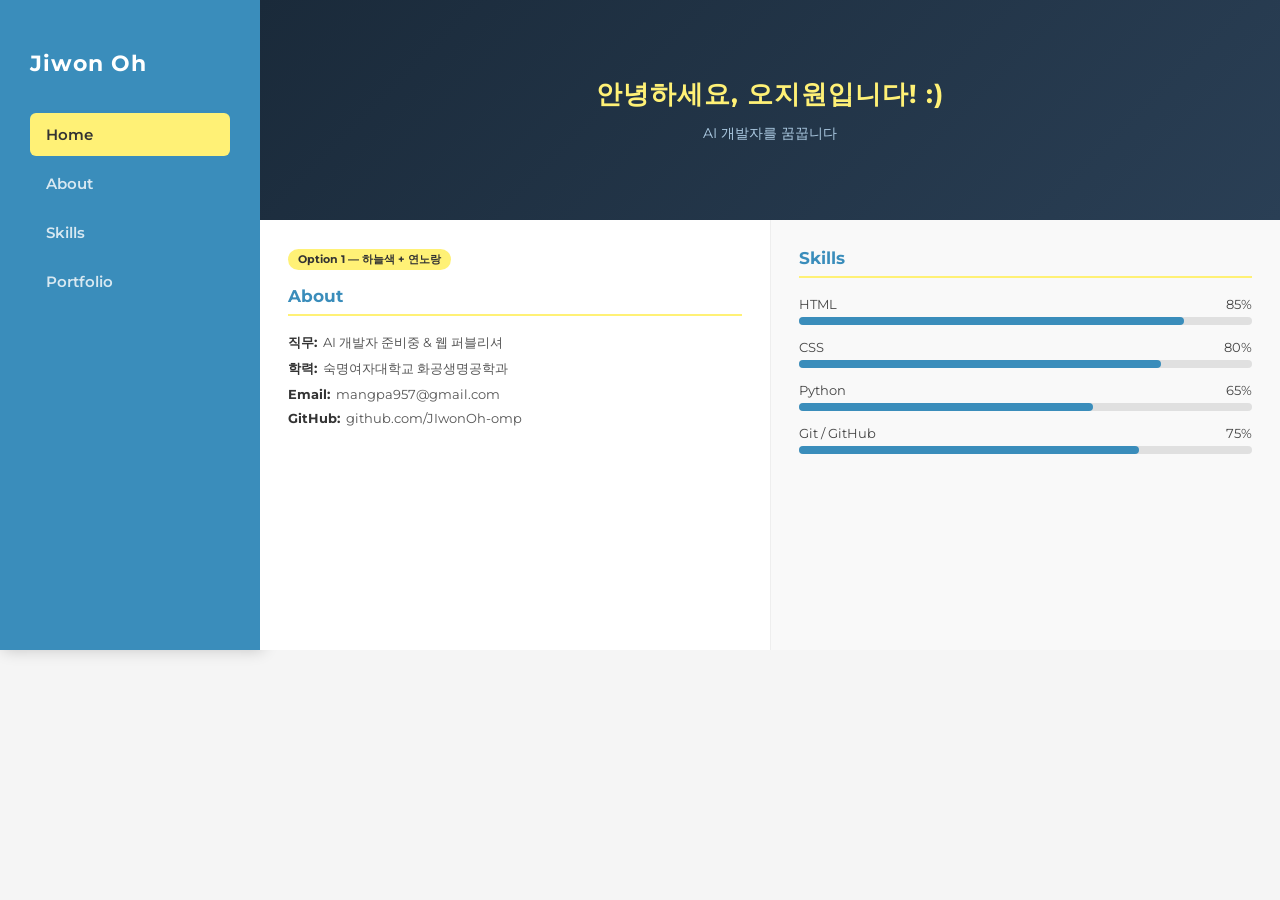
<file: preview1.html>
<!DOCTYPE html>
<html lang="ko">
<head>
<meta charset="utf-8">
<meta name="viewport" content="width=1200">
<style>
@import url('https://fonts.googleapis.com/css2?family=Montserrat:wght@400;600;700&display=swap');
* { margin:0; padding:0; box-sizing:border-box; }
body { display:flex; height:650px; font-family:'Montserrat',sans-serif; background:#f5f5f5; overflow:hidden; }

.sidebar { width:260px; min-width:260px; background:#3a8dbb; padding:50px 30px; display:flex; flex-direction:column; gap:6px; box-shadow:3px 0 15px rgba(0,0,0,.2); }
.logo { color:#fff; font-size:22px; font-weight:700; margin-bottom:30px; letter-spacing:1px; }
.nav-link { color:#fff; padding:12px 16px; font-size:15px; font-weight:600; border-radius:6px; opacity:.8; }
.nav-link.active { background:#fff176; color:#333; opacity:1; }

.main { flex:1; display:flex; flex-direction:column; overflow:hidden; }
.hero { height:220px; background:linear-gradient(135deg,#1a2a3a 0%,#2a3f55 100%); display:flex; align-items:center; justify-content:center; flex-direction:column; gap:12px; }
.hero-text { color:#fff176; font-size:26px; font-weight:700; letter-spacing:1px; }
.hero-sub { color:#aac8e0; font-size:14px; }

.content { flex:1; display:flex; }
.about { flex:1; padding:28px; background:#fff; border-right:1px solid #eee; }
.skills { flex:1; padding:28px; background:#f9f9f9; }
.section-title { font-size:17px; font-weight:700; color:#3a8dbb; border-bottom:2px solid #fff176; padding-bottom:8px; margin-bottom:18px; }
.info-item { font-size:13px; color:#555; margin-bottom:8px; }
.info-item strong { color:#333; margin-right:6px; }
.skill-label { display:flex; justify-content:space-between; font-size:13px; color:#444; margin-bottom:5px; }
.progress-wrap { background:#e0e0e0; border-radius:10px; height:8px; margin-bottom:14px; }
.progress-bar { background:#3a8dbb; height:8px; border-radius:10px; }

.badge { display:inline-block; background:#fff176; color:#333; font-size:11px; font-weight:700; padding:3px 10px; border-radius:20px; margin-bottom:16px; }
</style>
</head>
<body>
<div class="sidebar">
  <div class="logo">Jiwon Oh</div>
  <div class="nav-link active">Home</div>
  <div class="nav-link">About</div>
  <div class="nav-link">Skills</div>
  <div class="nav-link">Portfolio</div>
</div>
<div class="main">
  <div class="hero">
    <div class="hero-text">안녕하세요, 오지원입니다! :)</div>
    <div class="hero-sub">AI 개발자를 꿈꿉니다</div>
  </div>
  <div class="content">
    <div class="about">
      <div class="badge">Option 1 — 하늘색 + 연노랑</div>
      <div class="section-title">About</div>
      <div class="info-item"><strong>직무:</strong>AI 개발자 준비중 &amp; 웹 퍼블리셔</div>
      <div class="info-item"><strong>학력:</strong>숙명여자대학교 화공생명공학과</div>
      <div class="info-item"><strong>Email:</strong>mangpa957@gmail.com</div>
      <div class="info-item"><strong>GitHub:</strong>github.com/JIwonOh-omp</div>
    </div>
    <div class="skills">
      <div class="section-title">Skills</div>
      <div class="skill-label"><span>HTML</span><span>85%</span></div>
      <div class="progress-wrap"><div class="progress-bar" style="width:85%"></div></div>
      <div class="skill-label"><span>CSS</span><span>80%</span></div>
      <div class="progress-wrap"><div class="progress-bar" style="width:80%"></div></div>
      <div class="skill-label"><span>Python</span><span>65%</span></div>
      <div class="progress-wrap"><div class="progress-bar" style="width:65%"></div></div>
      <div class="skill-label"><span>Git / GitHub</span><span>75%</span></div>
      <div class="progress-wrap"><div class="progress-bar" style="width:75%"></div></div>
    </div>
  </div>
</div>
</body>
</html>
</file>
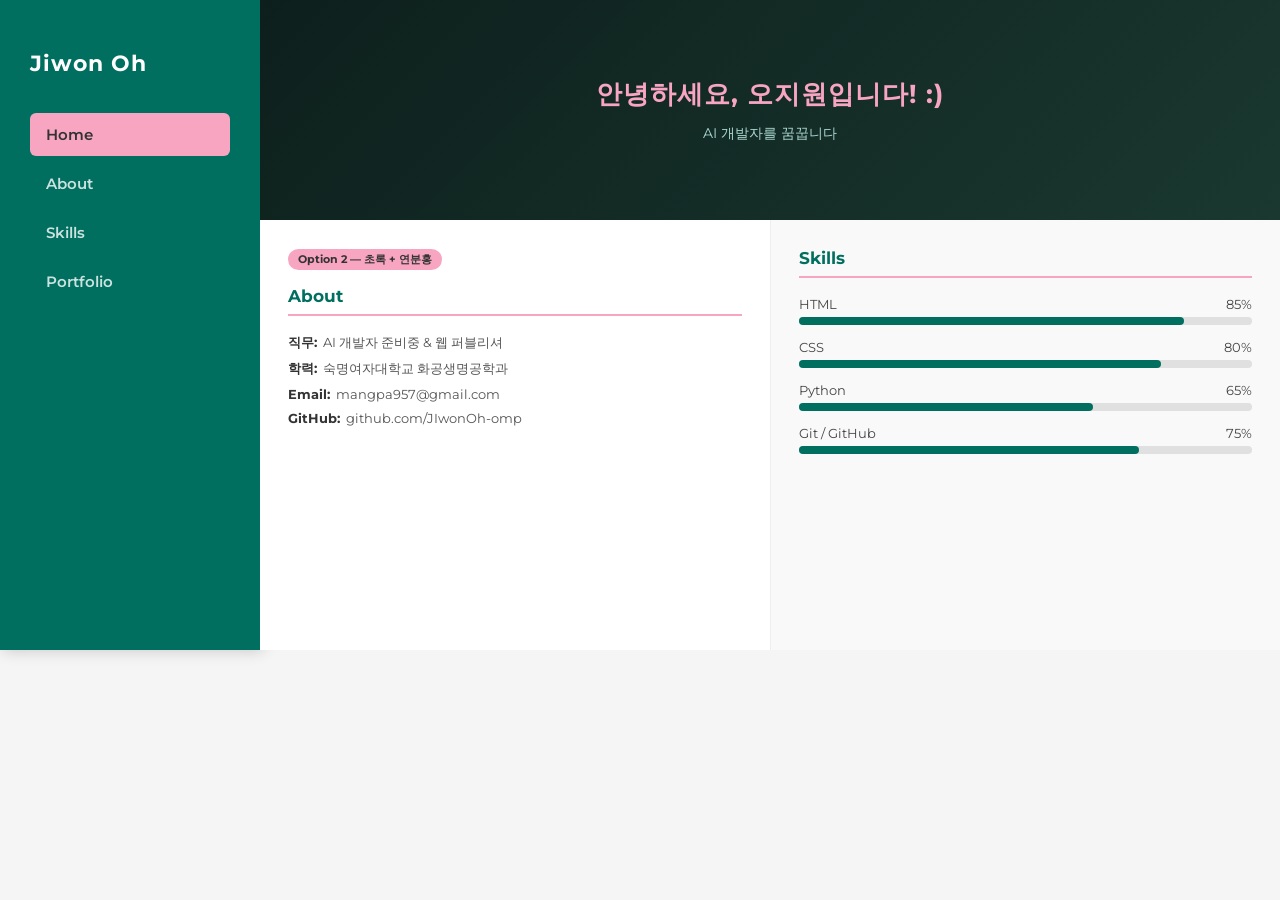
<file: preview2.html>
<!DOCTYPE html>
<html lang="ko">
<head>
<meta charset="utf-8">
<meta name="viewport" content="width=1200">
<style>
@import url('https://fonts.googleapis.com/css2?family=Montserrat:wght@400;600;700&display=swap');
* { margin:0; padding:0; box-sizing:border-box; }
body { display:flex; height:650px; font-family:'Montserrat',sans-serif; background:#f5f5f5; overflow:hidden; }

.sidebar { width:260px; min-width:260px; background:#006f5f; padding:50px 30px; display:flex; flex-direction:column; gap:6px; box-shadow:3px 0 15px rgba(0,0,0,.2); }
.logo { color:#fff; font-size:22px; font-weight:700; margin-bottom:30px; letter-spacing:1px; }
.nav-link { color:#fff; padding:12px 16px; font-size:15px; font-weight:600; border-radius:6px; opacity:.8; }
.nav-link.active { background:#f8a5c2; color:#333; opacity:1; }

.main { flex:1; display:flex; flex-direction:column; overflow:hidden; }
.hero { height:220px; background:linear-gradient(135deg,#0d1f1c 0%,#1a3830 100%); display:flex; align-items:center; justify-content:center; flex-direction:column; gap:12px; }
.hero-text { color:#f8a5c2; font-size:26px; font-weight:700; letter-spacing:1px; }
.hero-sub { color:#a8d5cc; font-size:14px; }

.content { flex:1; display:flex; }
.about { flex:1; padding:28px; background:#fff; border-right:1px solid #eee; }
.skills { flex:1; padding:28px; background:#f9f9f9; }
.section-title { font-size:17px; font-weight:700; color:#006f5f; border-bottom:2px solid #f8a5c2; padding-bottom:8px; margin-bottom:18px; }
.info-item { font-size:13px; color:#555; margin-bottom:8px; }
.info-item strong { color:#333; margin-right:6px; }
.skill-label { display:flex; justify-content:space-between; font-size:13px; color:#444; margin-bottom:5px; }
.progress-wrap { background:#e0e0e0; border-radius:10px; height:8px; margin-bottom:14px; }
.progress-bar { background:#006f5f; height:8px; border-radius:10px; }

.badge { display:inline-block; background:#f8a5c2; color:#333; font-size:11px; font-weight:700; padding:3px 10px; border-radius:20px; margin-bottom:16px; }
</style>
</head>
<body>
<div class="sidebar">
  <div class="logo">Jiwon Oh</div>
  <div class="nav-link active">Home</div>
  <div class="nav-link">About</div>
  <div class="nav-link">Skills</div>
  <div class="nav-link">Portfolio</div>
</div>
<div class="main">
  <div class="hero">
    <div class="hero-text">안녕하세요, 오지원입니다! :)</div>
    <div class="hero-sub">AI 개발자를 꿈꿉니다</div>
  </div>
  <div class="content">
    <div class="about">
      <div class="badge">Option 2 — 초록 + 연분홍</div>
      <div class="section-title">About</div>
      <div class="info-item"><strong>직무:</strong>AI 개발자 준비중 &amp; 웹 퍼블리셔</div>
      <div class="info-item"><strong>학력:</strong>숙명여자대학교 화공생명공학과</div>
      <div class="info-item"><strong>Email:</strong>mangpa957@gmail.com</div>
      <div class="info-item"><strong>GitHub:</strong>github.com/JIwonOh-omp</div>
    </div>
    <div class="skills">
      <div class="section-title">Skills</div>
      <div class="skill-label"><span>HTML</span><span>85%</span></div>
      <div class="progress-wrap"><div class="progress-bar" style="width:85%"></div></div>
      <div class="skill-label"><span>CSS</span><span>80%</span></div>
      <div class="progress-wrap"><div class="progress-bar" style="width:80%"></div></div>
      <div class="skill-label"><span>Python</span><span>65%</span></div>
      <div class="progress-wrap"><div class="progress-bar" style="width:65%"></div></div>
      <div class="skill-label"><span>Git / GitHub</span><span>75%</span></div>
      <div class="progress-wrap"><div class="progress-bar" style="width:75%"></div></div>
    </div>
  </div>
</div>
</body>
</html>
</file>
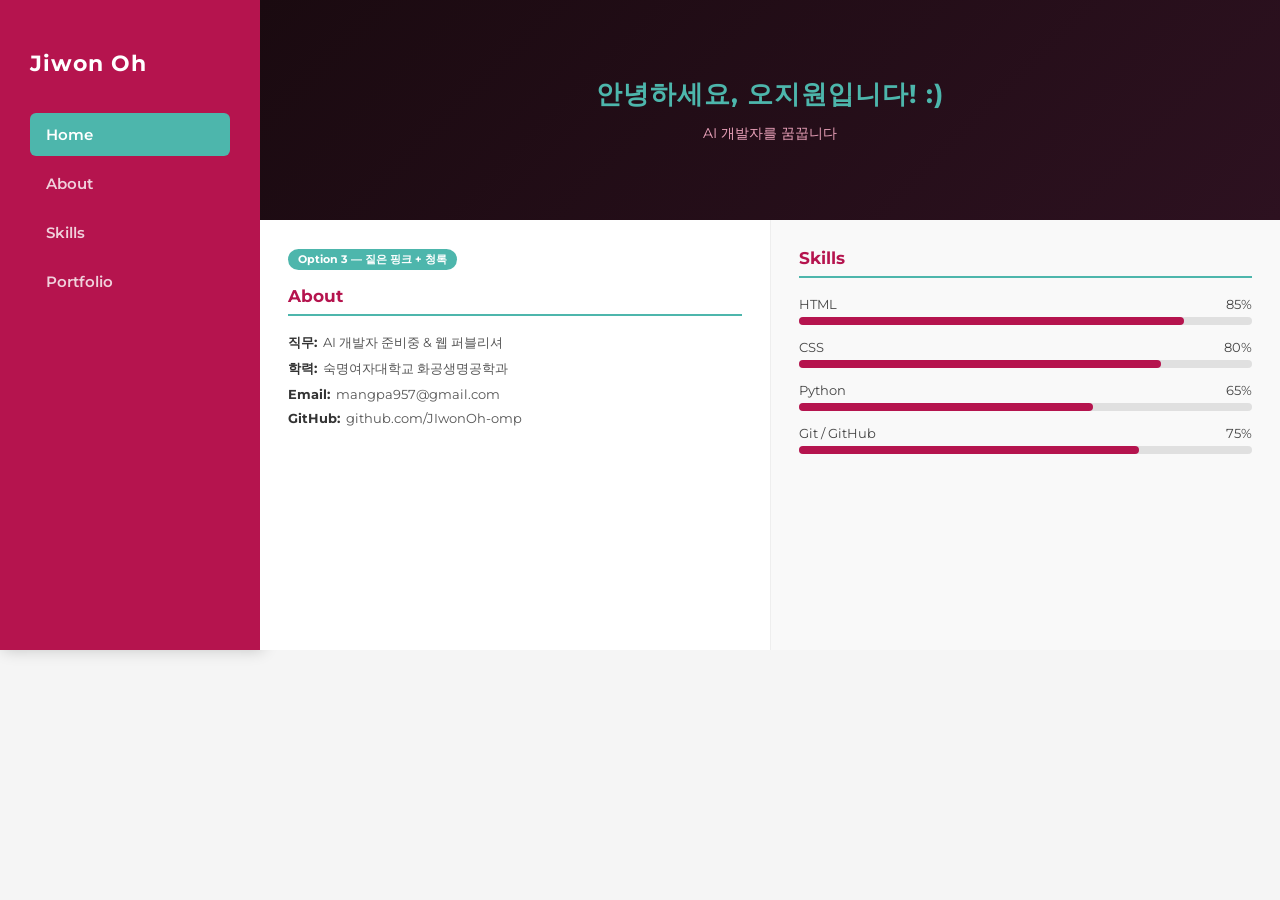
<file: preview3.html>
<!DOCTYPE html>
<html lang="ko">
<head>
<meta charset="utf-8">
<meta name="viewport" content="width=1200">
<style>
@import url('https://fonts.googleapis.com/css2?family=Montserrat:wght@400;600;700&display=swap');
* { margin:0; padding:0; box-sizing:border-box; }
body { display:flex; height:650px; font-family:'Montserrat',sans-serif; background:#f5f5f5; overflow:hidden; }

.sidebar { width:260px; min-width:260px; background:#b5144e; padding:50px 30px; display:flex; flex-direction:column; gap:6px; box-shadow:3px 0 15px rgba(0,0,0,.2); }
.logo { color:#fff; font-size:22px; font-weight:700; margin-bottom:30px; letter-spacing:1px; }
.nav-link { color:#fff; padding:12px 16px; font-size:15px; font-weight:600; border-radius:6px; opacity:.8; }
.nav-link.active { background:#4db6ac; color:#fff; opacity:1; }

.main { flex:1; display:flex; flex-direction:column; overflow:hidden; }
.hero { height:220px; background:linear-gradient(135deg,#1a0a10 0%,#2d1120 100%); display:flex; align-items:center; justify-content:center; flex-direction:column; gap:12px; }
.hero-text { color:#4db6ac; font-size:26px; font-weight:700; letter-spacing:1px; }
.hero-sub { color:#e8a0b8; font-size:14px; }

.content { flex:1; display:flex; }
.about { flex:1; padding:28px; background:#fff; border-right:1px solid #eee; }
.skills { flex:1; padding:28px; background:#f9f9f9; }
.section-title { font-size:17px; font-weight:700; color:#b5144e; border-bottom:2px solid #4db6ac; padding-bottom:8px; margin-bottom:18px; }
.info-item { font-size:13px; color:#555; margin-bottom:8px; }
.info-item strong { color:#333; margin-right:6px; }
.skill-label { display:flex; justify-content:space-between; font-size:13px; color:#444; margin-bottom:5px; }
.progress-wrap { background:#e0e0e0; border-radius:10px; height:8px; margin-bottom:14px; }
.progress-bar { background:#b5144e; height:8px; border-radius:10px; }

.badge { display:inline-block; background:#4db6ac; color:#fff; font-size:11px; font-weight:700; padding:3px 10px; border-radius:20px; margin-bottom:16px; }
</style>
</head>
<body>
<div class="sidebar">
  <div class="logo">Jiwon Oh</div>
  <div class="nav-link active">Home</div>
  <div class="nav-link">About</div>
  <div class="nav-link">Skills</div>
  <div class="nav-link">Portfolio</div>
</div>
<div class="main">
  <div class="hero">
    <div class="hero-text">안녕하세요, 오지원입니다! :)</div>
    <div class="hero-sub">AI 개발자를 꿈꿉니다</div>
  </div>
  <div class="content">
    <div class="about">
      <div class="badge">Option 3 — 짙은 핑크 + 청록</div>
      <div class="section-title">About</div>
      <div class="info-item"><strong>직무:</strong>AI 개발자 준비중 &amp; 웹 퍼블리셔</div>
      <div class="info-item"><strong>학력:</strong>숙명여자대학교 화공생명공학과</div>
      <div class="info-item"><strong>Email:</strong>mangpa957@gmail.com</div>
      <div class="info-item"><strong>GitHub:</strong>github.com/JIwonOh-omp</div>
    </div>
    <div class="skills">
      <div class="section-title">Skills</div>
      <div class="skill-label"><span>HTML</span><span>85%</span></div>
      <div class="progress-wrap"><div class="progress-bar" style="width:85%"></div></div>
      <div class="skill-label"><span>CSS</span><span>80%</span></div>
      <div class="progress-wrap"><div class="progress-bar" style="width:80%"></div></div>
      <div class="skill-label"><span>Python</span><span>65%</span></div>
      <div class="progress-wrap"><div class="progress-bar" style="width:65%"></div></div>
      <div class="skill-label"><span>Git / GitHub</span><span>75%</span></div>
      <div class="progress-wrap"><div class="progress-bar" style="width:75%"></div></div>
    </div>
  </div>
</div>
</body>
</html>
</file>
